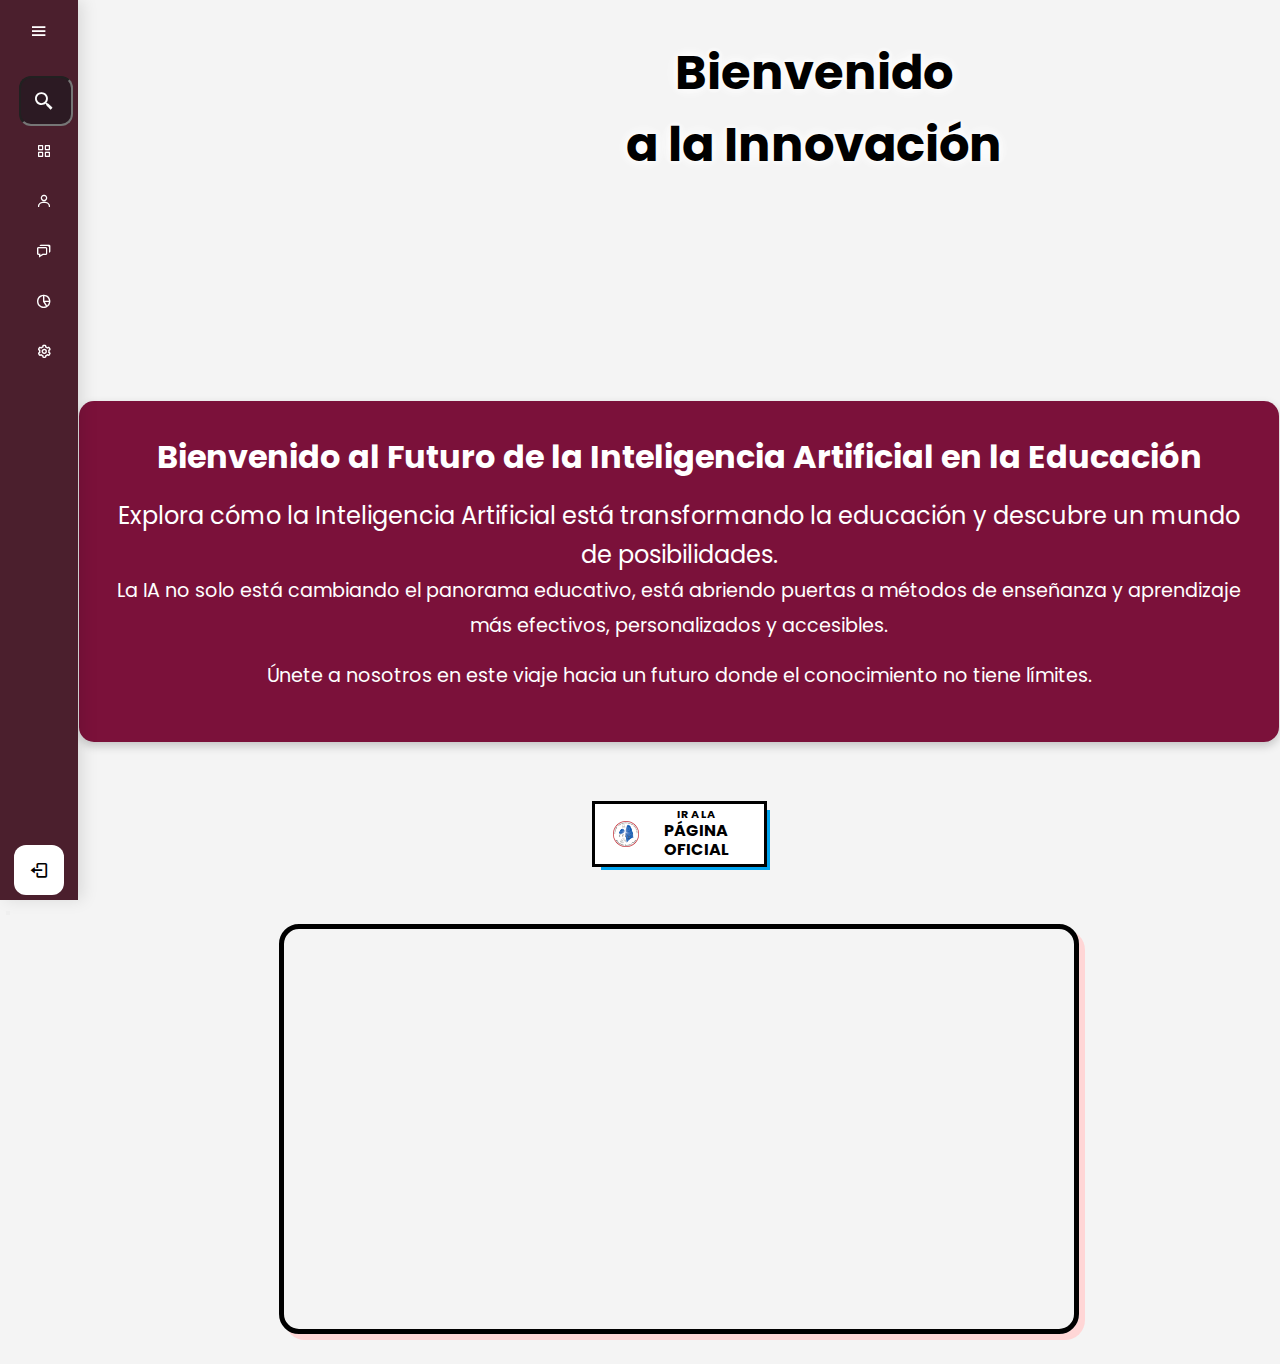
<file: index.html>
<!DOCTYPE html>
<html lang="es" dir="ltr">

<head>
  <meta charset="UTF-8" />
  <title>Conferencia</title>
  <link rel="stylesheet" href="css/estilos.css" />
  <link rel="stylesheet" href="css/usuario.css" />
  <link rel="stylesheet" href="css/principal.css">
  <link href="https://unpkg.com/boxicons@2.1.4/css/boxicons.min.css" rel="stylesheet" />
  <meta name="viewport" content="width=device-width, initial-scale=1.0" />
</head>
<body>
  <div class="barra_lateral">
    <div class="contenido_logo">
      <div class="logo">
        <img src="img/ipn.png" class="ipn" />
        <div class="nombre_logo">Inteligencia Artificial</div>
      </div>
      <i class="bx bx-menu" id="btn"></i>
    </div>
    <ul class="lista_navegacion">
      <li>
        <i class="bx bx-search-alt-2"></i>
        <input type="text" placeholder="Buscador..." />
        <span class="tooltip">Buscador</span>
      </li>
      <li>
        <a href="index.html">
          <i class="bx bx-grid-alt"></i>
          <span class="nombre_enlaces">Inicio</span>
        </a>
        <span class="tooltip">Inicio</span>
      </li>
      <li>
        <a href="estadisticas.html">
          <i class="bx bx-user"></i>
          <span class="nombre_enlaces">Estadisticas</span>
        </a>
        <span class="tooltip">Estadisticas</span>
      </li>
      <li>
        <a href="acerca.html">
          <i class="bx bx-chat"></i>
          <span class="nombre_enlaces">Que es?</span>
        </a>
        <span class="tooltip">Que es?</span>
      </li>
      <li>
        <a href="tipos.html">
          <i class="bx bx-pie-chart-alt-2"></i>
          <span class="nombre_enlaces">Tipos de IA</span>
        </a>
        <span class="tooltip">Tipos de IA</span>
      </li>
      
      <li>
        <a href="IA.html">
          <i class="bx bx-cog"></i>
          <span class="nombre_enlaces">IAs</span>
        </a>
        <span class="tooltip">IAs</span>
      </li>
    </ul>
    <div class="contenido_perfil">
      <div class="perfil">
        <div class="detalles_perfil">
          <img src="img/ipn.png" alt="" class="blanco" />
          <div class="nombre_trabajo">
            <div class="nombre">Los más fríos</div>
            <div class="trabajo">Diseñador Web</div>
          </div>
        </div>
        <button onclick="location.href='#'">
          <i class="bx bx-log-out" id="cerrar_sesion"></i>
        </button>
      </div>
    </div>
  </div>
  <div class="contenido_inicio">
    <section class="hero">
      <div class="hero-content">
        <h1 class="hero-title">Bienvenido <br> a la Innovación</h1>

      </div>
    </section>

    <div class="bienvenida">

      <h2 class="bienvenida-titulo">Bienvenido al Futuro de la Inteligencia Artificial en la Educación</h2>
      <p class="hero-subtitle">
        Explora cómo la Inteligencia Artificial está transformando la educación y descubre un mundo de posibilidades.
      </p>
      <p class="bienvenida-descripcion">
        La IA no solo está cambiando el panorama educativo, está abriendo puertas a métodos de enseñanza y aprendizaje
        más efectivos, personalizados y accesibles.
      </p>
      <p class="bienvenida-descripcion">
        Únete a nosotros en este viaje hacia un futuro donde el conocimiento no tiene límites.
      </p>
    </div>

    <button class="brutalist-button" onclick="window.open('https://www.cecyt3.ipn.mx/#', '_blank')">
      <img src="img/Cecyt3.png" alt="Logo" class="ms-logo" />
      <div class="button-text">
        <span>Ir a la</span>
        <span>Página oficial</span>
      </div>
    </button>

    <div class="mapa">
      <iframe
        src="https://www.google.com/maps/embed?pb=!1m18!1m12!1m3!1d3759.3209445542407!2d-99.02181902573503!3d19.570746136256492!2m3!1f0!2f0!3f0!3m2!1i1024!2i768!4f13.1!3m3!1m2!1s0x85d1f02f26af3137%3A0xe677294103786cf5!2sCentro%20de%20Estudios%20Cient%C3%ADficos%20y%20Tecnol%C3%B3gicos%20N%C2%B0%203%20%E2%80%9CEstanislao%20Ram%C3%ADrez%20Ruiz%E2%80%9D%20IPN!5e0!3m2!1ses!2smx!4v1729649030662!5m2!1ses!2smx"
        width="400" height="300" style="border:0;" allowfullscreen="" loading="lazy"
        referrerpolicy="no-referrer-when-downgrade"></iframe>
    </div>
  </div>

  <script>
    let btn = document.querySelector("#btn");
    let barraLateral = document.querySelector(".barra_lateral");
    let btnBuscar = document.querySelector(".bx-search-alt-2");

    btn.onclick = function () {
      barraLateral.classList.toggle("activa");
    };
    btnBuscar.onclick = function () {
      barraLateral.classList.toggle("activa");
    };
  </script>
</body>

</html>
</file>
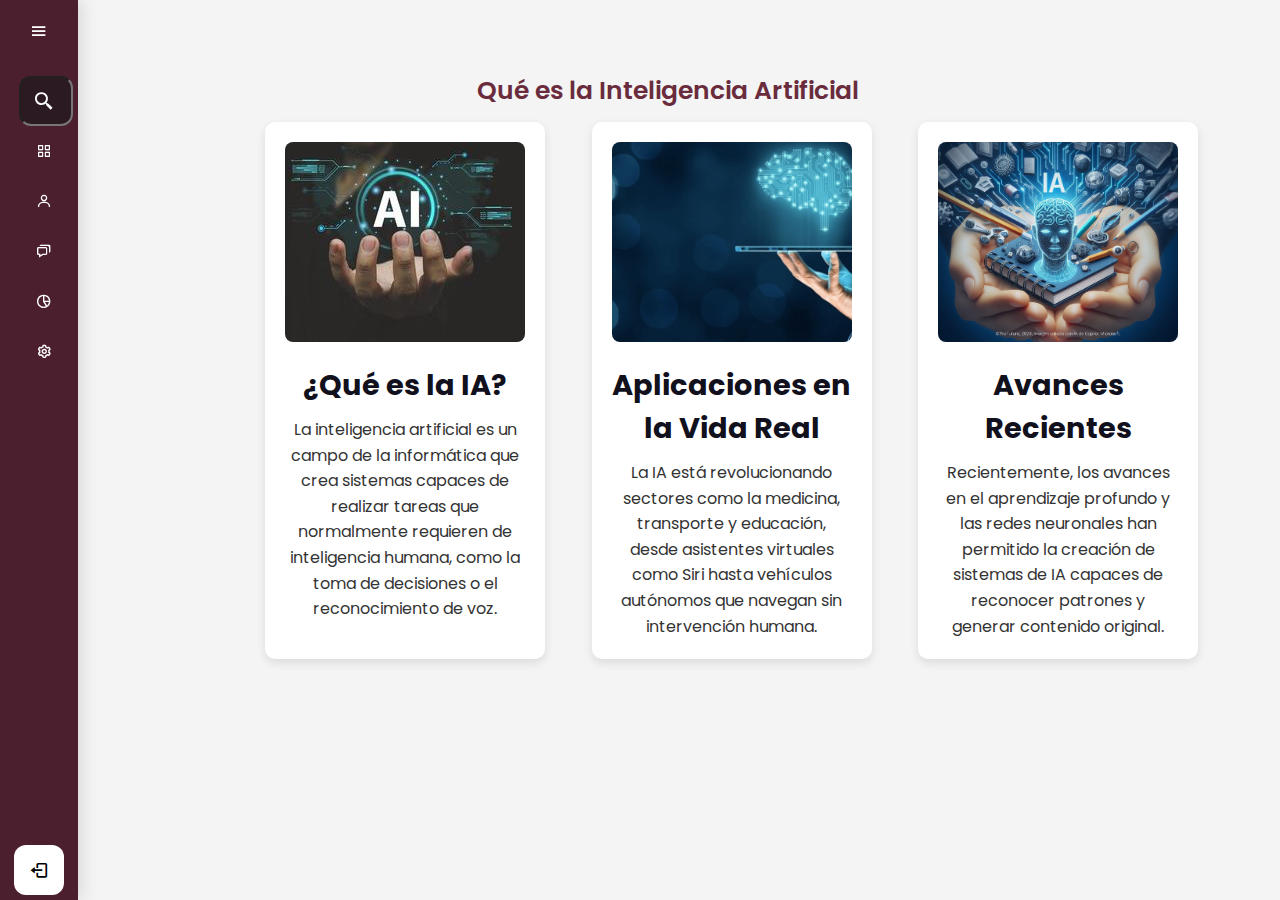
<file: acerca.html>
<!DOCTYPE html>
<html lang="es" dir="ltr">

<head>
  <meta charset="UTF-8" />
  <title>Conferencia</title>
  <link rel="stylesheet" href="css/estilos.css" />
  <link rel="stylesheet" href="css/usuario.css" />
  <link rel="stylesheet" href="css/principal.css" />
  <link rel="stylesheet" href="css/acerca.css">
  <link href="https://unpkg.com/boxicons@2.1.4/css/boxicons.min.css" rel="stylesheet" />
  <meta name="viewport" content="width=device-width, initial-scale=1.0" />
</head>

<body>
  <div class="barra_lateral">
    <div class="contenido_logo">
      <div class="logo">
        <img src="img/ipn.png" class="ipn" />
        <div class="nombre_logo">Inteligencia Artificial</div>
      </div>
      <i class="bx bx-menu" id="btn"></i>
    </div>
    <ul class="lista_navegacion">
      <li>
        <i class="bx bx-search-alt-2"></i>
        <input type="text" placeholder="Buscador..." />
        <span class="tooltip">Buscador</span>
      </li>
      <li>
        <a href="principal.html">
          <i class="bx bx-grid-alt"></i>
          <span class="nombre_enlaces">Inicio</span>
        </a>
        <span class="tooltip">Inicio</span>
      </li>
      <li>
        <a href="estadisticas.html">
          <i class="bx bx-user"></i>
          <span class="nombre_enlaces">Estadisticas</span>
        </a>
        <span class="tooltip">Estadisticas</span>
      </li>
      <li>
        <a href="acerca.html">
          <i class="bx bx-chat"></i>
          <span class="nombre_enlaces">Que es?</span>
        </a>
        <span class="tooltip">Que es?</span>
      </li>
      <li>
        <a href="tipos.html">
          <i class="bx bx-pie-chart-alt-2"></i>
          <span class="nombre_enlaces">Tipos de IA</span>
        </a>
        <span class="tooltip">Tipos de IA</span>
      </li>
      
      <li>
        <a href="IA.html">
          <i class="bx bx-cog"></i>
          <span class="nombre_enlaces">IAs</span>
        </a>
        <span class="tooltip">IAs</span>
      </li>
    </ul>
    <div class="contenido_perfil">
      <div class="perfil">
        <div class="detalles_perfil">
          <img src="img/ipn.png" alt="" class="blanco" />
          <div class="nombre_trabajo">
            <div class="nombre">Los más fríos</div>
            <div class="trabajo">Diseñador Web</div>
          </div>
        </div>
        <button onclick="location.href='#'">
          <i class="bx bx-log-out" id="cerrar_sesion"></i>
        </button>
      </div>
    </div>
  </div>

  <section class="contenido_inicio">
    <div class="texto">Qué es la Inteligencia Artificial</div>

    <section class="ai-infografia">
      <div class="ai-infografia-item">
        <img src="img/img1.jpg" alt="Definición de IA" class="ai-infografia-img">
        <h3 class="ai-infografia-title">¿Qué es la IA?</h3>
        <p class="ai-infografia-text">La inteligencia artificial es un campo de la informática que crea sistemas capaces
          de realizar tareas que normalmente requieren de inteligencia humana, como la toma de decisiones o el
          reconocimiento de voz.</p>
      </div>

      <div class="ai-infografia-item">
        <img src="img/LAIAAA.jpg" alt="Aplicaciones de la IA" class="ai-infografia-img">
        <h3 class="ai-infografia-title">Aplicaciones en la Vida Real</h3>
        <p class="ai-infografia-text">La IA está revolucionando sectores como la medicina, transporte y educación, desde
          asistentes virtuales como Siri hasta vehículos autónomos que navegan sin intervención humana.</p>
      </div>

      <div class="ai-infografia-item">
        <img src="img/xddddd.jpg" alt="Avances en la IA" class="ai-infografia-img">
        <h3 class="ai-infografia-title">Avances Recientes</h3>
        <p class="ai-infografia-text">Recientemente, los avances en el aprendizaje profundo y las redes neuronales han
          permitido la creación de sistemas de IA capaces de reconocer patrones y generar contenido original.</p>
      </div>
    </section>
  </section>

  <script>
    let btn = document.querySelector("#btn");
    let barraLateral = document.querySelector(".barra_lateral");
    let btnBuscar = document.querySelector(".bx-search-alt-2");

    btn.onclick = function () {
      barraLateral.classList.toggle("activa");
    };
    btnBuscar.onclick = function () {
      barraLateral.classList.toggle("activa");
    };
  </script>
</body>

</html>
</file>
<file: css/estilos.css>
@import url("https://fonts.googleapis.com/css2?family=Poppins:ital,wght@0,100;0,200;0,300;0,400;0,500;0,600;0,700;0,800;0,900&display=swap");

* {
  
  margin: 0;
  padding: 0;
  box-sizing: border-box;
  font-family: "Poppins", sans-serif;
}
::-webkit-scrollbar {
  width: 8px; /* Delgadez del scrollbar */
}

::-webkit-scrollbar-thumb {
  background-color: #800020; /* Color guinda */
  border-radius: 4px;
}

::-webkit-scrollbar-thumb:hover {
  background-color: #9b1d2e; /* Color guinda más claro al pasar el mouse */
}

::-webkit-scrollbar-track {
  background: #f1f1f1; /* Fondo del track del scrollbar */
  border-radius: 4px;
}
body {
  position: relative;
  min-height: 100vh;
  width: 100%;
  overflow: hidden;
  background-color: #f8f8f8;
  overflow-y: auto; 
}

.barra_lateral {
  position: fixed;
  top: 0;
  left: 0;
  height: 100%;
  width: 78px;
  background: #4B1F2D;
  padding: 6px 14px;
  transition: all 0.5s ease;
  box-shadow: 5px 0 15px rgba(0, 0, 0, 0.1);
  z-index: 1000;
    
}

.barra_lateral.activa {
  width: 240px;
  background: #6A2C3D;
}

.barra_lateral .contenido_logo .logo {
  color: #fff;
  display: flex;
  height: 50px;
  width: 100%;
  align-items: center;
  opacity: 0;
  pointer-events: none;
  transition: all 0.5s ease;
}

.barra_lateral.activa .contenido_logo .logo {
  opacity: 1;
  pointer-events: none;
}

.contenido_logo .logo .ipn {
  width: 20%;
  height: auto;
  font-size: 25px;
  margin-right: 5px;
  animation: bounce 3s infinite;
  filter: brightness(0) invert(1);
}

@keyframes bounce {

  0%,
  100% {
    transform: translateY(0) rotateY(0deg);;
  }

  50% {
    transform: translateY(-5px) rotateY(360deg);
  }
}

.contenido_logo .logo .nombre_logo {
  font-size: 20px;
  font-weight: 400;
  color: #fff;
}

.barra_lateral #btn {
  position: absolute;
  color: #fff;
  top: 6px;
  left: 50%;
  font-size: 20px;
  height: 50px;
  width: 50px;
  text-align: center;
  line-height: 50px;
  transform: translateX(-50%);
}

.barra_lateral.activa #btn {
  left: 90%;
}

.barra_lateral ul {
  margin-top: 20px;
}

.barra_lateral ul li {
  position: relative;
  height: 50px;
  width: 100%;
  margin: 0 5px;
  list-style: none;
  line-height: 50px;
}

.barra_lateral ul li .tooltip {
  position: absolute;
  left: 122px;
  top: 0;
  transform: translate(-50%, -50%);
  border-radius: 6px;
  height: 35px;
  width: 122px;
  background: #fff;
  line-height: 35px;
  text-align: center;
  box-shadow: 0 5px 10px rgba(0, 0, 0, 0.2);
  transition: 0s;
  opacity: 0;
  pointer-events: none;
}

.barra_lateral.activa ul li .tooltip {
  display: none;
}

.barra_lateral ul li:hover .tooltip {
  transition: all 0.5s ease;
  opacity: 1;
  top: 50%;
}

.barra_lateral ul li input {
  position: absolute;
  height: 100%;
  width: 100%;
  left: 0;
  top: 0;
  border-radius: 12px;
  outline: none;
  background: #2C1A23;
  padding-left: 50px;
  font-size: 18px;
  color: #fff;
}

.barra_lateral ul li .bx-search-alt-2 {
  position: absolute;
  z-index: 99;
  color: #fff;
  font-size: 22px;
}

.barra_lateral ul li .bx-search-alt-2:hover {
  background: #fff;
  color: #6A2C3D;
}

.barra_lateral ul li a {
  color: #fff;
  display: flex;
  align-items: center;
  text-decoration: none;
  transition: all 0.4s ease;
  border-radius: 12px;
  white-space: nowrap;
}

.barra_lateral ul li a:hover {
  color: #6A2C3D;
  background: #fff;
  transform: scale(1.05);
}

.barra_lateral ul li i {
  height: 50px;
  min-width: 50px;
  border-radius: 12px;
  line-height: 50px;
  text-align: center;
}

.barra_lateral .nombre_enlaces {
  opacity: 0;
  pointer-events: none;
}

.barra_lateral.activa .nombre_enlaces {
  opacity: 1;
  pointer-events: auto;
}

.barra_lateral .contenido_perfil {
  position: absolute;
  color: #fff;
  bottom: 0;
  left: 0;
  width: 100%;
}

.barra_lateral .contenido_perfil .perfil {
  position: relative;
  padding: 10px 6px;
  height: 60px;
  background: none;
  transition: all 0.4s ease;
}

.barra_lateral.activa .contenido_perfil .perfil {
  background: #53223b;
}

.contenido_perfil .perfil .detalles_perfil {
  display: flex;
  align-items: center;
  opacity: 0;
  pointer-events: none;
  white-space: nowrap;
}

.barra_lateral.activa .perfil .detalles_perfil {
  opacity: 1;
  pointer-events: auto;
}

.perfil .detalles_perfil img {
  height: 45px;
  width: 45px;
  object-fit: cover;
  border-radius: 12px;
}

.perfil .detalles_perfil .nombre_trabajo {
  margin-left: 10px;
}

.perfil .detalles_perfil .nombre {
  font-size: 15px;
  font-weight: 400;
}

.perfil .detalles_perfil .trabajo {
  font-size: 12px;
}

.perfil #cerrar_sesion {
  position: absolute;
  bottom: 5px;
  left: 50%;
  transform: translateX(-50%);
  min-width: 50px;
  line-height: 50px;
  font-size: 20px;
  border-radius: 12px;
  text-align: center;
  transition: all 0.4s ease;
  background: #fff;
}

.barra_lateral.activa .perfil #cerrar_sesion {
  left: 88%;
}

.barra_lateral.activa .perfil #cerrar_sesion {
  background: none;
  filter: brightness(0) invert(1);
}

.contenido_inicio {
  display: flex;
  flex-direction: column;
  position: absolute;
  width: calc(100% - 78px);
  left: 78px;
  transition: left 0.5s ease, width 0.5s ease;
}


.contenido_inicio .texto {
  font-size: 25px;
  font-weight: 600;
  color: #6a2c3d;
  margin: 12px;
  animation: fadeIn 1s ease forwards;
  
}

@keyframes fadeIn {
  0% {
    opacity: 0;
    transform: translateY(20px);
  }

  100% {
    opacity: 1;
    transform: translateY(0);
  }
}

.barra_lateral.activa~.contenido_inicio {
  width: calc(100%-240px);
  left: 240px;
}
.blanco{
  filter: brightness(0) invert(1);
}
</file>
<file: css/usuario.css>
@import url('https://fonts.googleapis.com/css2?family=Poppins&display=swap');

* {
  margin: 0;
  padding: 0;
  box-sizing: border-box;
}

body {
  font-family: 'Poppins', sans-serif;
  background-color: #f4f4f4;
}

/* Cabecera */
header {
  background-color: #11101d;
  color: #fff;
  padding: 20px;
  text-align: center;
}

header h1 {
  font-size: 3rem;
  text-shadow: 0 0 5px rgba(255, 255, 255, 0.7),
    0 0 10px rgba(255, 255, 255, 0.7), 0 0 15px rgba(255, 255, 255, 0.7),
    0 0 20px rgba(255, 255, 255, 0.7);
}

header p {
  font-size: 1.2rem;
  margin-top: 10px;
}

/* Hero section */
.hero {
  background-image: url("https://scontent.fmex10-2.fna.fbcdn.net/v/t39.30808-6/312961263_214412930935939_7787635695509363518_n.jpg?_nc_cat=107&ccb=1-7&_nc_sid=cc71e4&_nc_ohc=KFBJsXItPhsQ7kNvgG11x0Y&_nc_zt=23&_nc_ht=scontent.fmex10-2.fna&_nc_gid=AZ7-nKvdybyEkJAsZt9UCyl&oh=00_AYCd-QIr7UINm4fPchWhtiAWjFmbAVfGFigbHqIoK1uyEg&oe=67472062");
  background-size: cover;
  background-position: center 30%;
  background-repeat: no-repeat;
  color: white;
  text-align: center;
  padding: 2rem 1rem;
  margin-top: 5px;
}

.hero-title {
  padding-left: 23%;
  padding-bottom: 12%;
  font-size: 3rem;
  margin-bottom: 1rem;
  color: #000;
  text-shadow: 0 0 10px rgba(255, 255, 255, 0.7),
    0 0 10px rgba(255, 255, 255, 0.7), 0 0 15px rgba(255, 255, 255, 0.7),
    0 0 20px rgba(255, 255, 255, 0.7);
}

/* Contenido principal */
.content {
  max-width: 1100px;
  margin: 30px auto;
  padding: 20px;
  border-radius: 10px;
  box-shadow: 0 4px 10px rgba(0, 0, 0, 0.1);
}
.chart-container {
  width: 100%;
  max-width: 400px;
  margin: 20px auto;
}
.graphics {
  display: flex;
  flex-wrap: wrap;
  justify-content: center;
  gap: 20px;
}
.content h2 {
  font-size: 2rem;
  margin-bottom: 15px;
  color: #11101d;
}

.content p {
  font-size: 1.2rem;
  color: #333;
  line-height: 1.6;
  margin-bottom: 20px;
}

.texto {
  font-size: 2.5rem;
  color: #11101d;
  margin-top: 20px;
  text-align: center;
  animation: fadeInDown 1s ease-in-out;
}

@keyframes fadeInDown {
  0% {
    opacity: 0;
    transform: translateY(-20px);
  }
  100% {
    opacity: 1;
    transform: translateY(0);
  }
}

@keyframes slideInLeft {
  0% {
    opacity: 0;
    transform: translateX(-50px);
  }
  100% {
    opacity: 1;
    transform: translateX(0);
  }
}

/* Tarjetas de usuario */
.tarjeta_usuario {
  display: flex;
  align-items: center;
  justify-content: center;
  background-color: #fff;
  padding: 20px;
  margin: 20px auto;
  border-radius: 12px;
  box-shadow: 0 8px 15px rgba(0, 0, 0, 0.1);
  max-width: 600px;
  animation: slideInLeft 1.2s ease forwards;
}

.avatar_usuario {
  width: 100px;
  height: 100px;
  border-radius: 50%;
  object-fit: cover;
  margin-right: 20px;
  transition: transform 0.3s ease-in-out;
}

.avatar_usuario:hover {
  transform: scale(1.1);
}

.info_usuario {
  font-size: 1.2rem;
  color: #333;
}

.boton_editar {
  background-color: #11101d;
  color: #fff;
  padding: 10px 15px;
  border: none;
  border-radius: 8px;
  cursor: pointer;
  transition: background-color 0.3s, transform 0.3s ease;
}

.boton_editar:hover {
  background-color: #ff6b6b;
  transform: scale(1.05);
}
</file>
<file: css/principal.css>
.brutalist-button {
    margin: 30px auto;
    justify-content: center;
    display: flex;
    align-items: center;
    cursor: pointer;
    width: 169px;
    height: 60px;
    background-color: #fff;
    color: #000;
    text-decoration: none;
    font-family: Arial, sans-serif;
    font-weight: bold;
    border: 3px solid #fff;
    outline: 3px solid #000;
    box-shadow: 6px 6px 0 #00a4ef;
    transition: all 0.1s ease-out;
    padding: 0 15px;
    box-sizing: border-box;
    position: relative;
    overflow: hidden;
  }
  
  .brutalist-button::before {
    content: "";
    position: absolute;
    top: 0;
    left: -100%;
    width: 130%;
    height: 130%;
    background: linear-gradient(
      90deg,
      transparent,
      rgba(255, 255, 255, 0.8),
      transparent
    );
    z-index: 1;
    transition: none;
    /* Initially hide the pseudo-element */
    opacity: 0;
  }
  
  @keyframes slide {
    0% {
      left: -100%;
    }
    100% {
      left: 100%;
    }
  }
  
  .brutalist-button:hover::before {
    /* Show the pseudo-element on hover */
    opacity: 1;
    animation: slide 2s infinite;
  }
  
  .brutalist-button:hover {
    transform: translate(-4px, -4px);
    box-shadow: 10px 10px 0 #ffd6d6;
    background-color: #ffd6d6;
    color: #000;
  }
  
  @keyframes slide {
    0% {
      left: -100%;
    }
    100% {
      left: 100%;
    }
  }
  
  .brutalist-button:active {
    transform: translate(4px, 4px);
    box-shadow: 0px 0px 0 #00a4ef;
    background-color: #fff;
    color: #df8aab;
    border-color: #df8aab;
  }
  
  
  .ms-logo {
    display: grid;
    grid-template-columns: repeat(2, 1fr);
    gap: 1px;
    width: 26px;
    height: 26px;
    margin-right: 8px;
    flex-shrink: 0;
    transition: transform 0.2s ease-out;
    position: relative;
    z-index: 1;
  }
  
  .brutalist-button:hover .ms-logo {
    transform: rotate(-10deg) scale(1.1);
  }
  
  .brutalist-button:active .ms-logo {
    transform: rotate(10deg) scale(0.9);
  }
  
  .ms-logo-square {
    width: 100%;
    height: 100%;
  }
  
  .button-text {
    display: flex;
    flex-direction: column;
    line-height: 1.2;
    transition: transform 0.2s ease-out;
    position: relative;
    z-index: 1;
  }
  
  .brutalist-button:hover .button-text {
    transform: skew(-5deg);
  }
  
  .brutalist-button:active .button-text {
    transform: skew(5deg);
  }
  
  .button-text span:first-child {
    font-size: 11px;
    text-transform: uppercase;
  }
  
  .button-text span:last-child {
    font-size: 16px;
    text-transform: uppercase;
  }
  .mapa {
    margin: 30px auto; /* Centra el mapa en ambos ejes */
    width: 80%; /* Aumenta el tamaño del contenedor */
    max-width: 800px; /* Limita el ancho máximo */
    border: 5px solid #000; /* Mantiene el borde negro */
    box-shadow: 6px 6px 0 #ffd6d6; /* Usa tu sombra original */
    border-radius: 20px; /* Bordes más suaves */
    transition: all 0.3s ease-in-out; /* Suaviza la animación */
}

.mapa iframe {
    display: block;
    width: 100%;
    height: 400px; /* Tamaño proporcional */
    border-radius: 15px; /* Coincide con el contenedor */
    border: none; /* Elimina el borde del iframe */
}

.mapa:hover {
    transform: scale(1.1); /* Aumenta ligeramente el tamaño */
    box-shadow: 10px 10px 0 #df8aab; /* Usa tu sombra al pasar el cursor */
    border-color: #000; /* Mantiene el color del borde */
}
.hero-subtitle {
  font-size: 1.5rem;
  line-height: 1.6;
  margin-top: 0.5rem;
  animation: fadeIn 1.5s ease-in-out;
}
.bienvenida {
  text-align: center;
  margin: 2rem auto;
  padding: 2rem;
  background: #7b113a;
  color: #fff;
  border-radius: 15px;
  box-shadow: 0 4px 10px rgba(0, 0, 0, 0.2);
  max-width: 1200px;
}

.bienvenida-titulo {
  font-size: 2rem;
  font-weight: bold;
  margin-bottom: 1rem;
  animation: fadeIn 1s ease-in-out;
}

.bienvenida-descripcion {
  font-size: 1.2rem;
  line-height: 1.8;
  margin-bottom: 1rem;
  animation: fadeIn 1.5s ease-in-out;
}
/* Animaciones */
@keyframes fadeIn {
  0% {
      opacity: 0;
      transform: translateY(-10px);
  }
  100% {
      opacity: 1;
      transform: translateY(0);
  }
}
</file>
<file: css/acerca.css>
@import url('https://fonts.googleapis.com/css2?family=Poppins&display=swap');

* {
  margin: 0;
  padding: 0;
  box-sizing: border-box;
}

body {
  font-family: 'Poppins', sans-serif;
  background-color: #f4f4f4;
}

header {
  background-color: #11101d;
  color: #fff;
  padding: 40px 20px;
  text-align: center;
}

header h1 {
  font-size: 3rem;
  text-shadow: 0 0 5px rgba(255, 255, 255, 0.7),
    0 0 10px rgba(255, 255, 255, 0.7), 0 0 15px rgba(255, 255, 255, 0.7),
    0 0 20px rgba(255, 255, 255, 0.7);
}

header p {
  font-size: 1.2rem;
  margin-top: 10px;
}

.hero {
  background-image: url("D:/Conferencia/img/si.png");
  background-size: cover;
  background-position: center 30%;
  background-repeat: no-repeat;
  color: white;
  text-align: center;
  padding: 3rem 1rem;
}

.hero h2 {
  font-size: 2.5rem;
  color: #fff;
  font-weight: bold;
  margin-top: 10%;
}

.contenido_inicio {
  max-width: 1100px;
  margin: 40px;
  padding: 20px;
}

.texto {
  font-size: 2.5rem;
  color: #11101d;
  margin-bottom: 20px;
  text-align: center;
}

.ai-infografia {
  padding-left: 12%;
  display: flex;
  justify-content: space-between;
  flex-wrap: wrap;
  gap: 30px;
}

.ai-infografia-item {
  flex-basis: 30%;
  background-color: #fff;
  border-radius: 10px;
  box-shadow: 0 4px 10px rgba(0, 0, 0, 0.1);
  padding: 20px;
  text-align: center;
  transition: transform 0.3s ease-in-out;
}

.ai-infografia-item:hover {
  transform: scale(1.05);
}

.ai-infografia-img {
  width: 100%;
  height: 200px;
  object-fit: cover;
  border-radius: 8px;
  margin-bottom: 15px;
}

.ai-infografia-title {
  font-size: 1.8rem;
  color: #11101d;
  margin-bottom: 10px;
}

.ai-infografia-text {
  font-size: 1rem;
  color: #333;
  line-height: 1.6;
}

footer {
  background-color: #11101d;
  color: #fff;
  text-align: center;
  padding: 20px 0;
  margin-top: 40px;
}

footer p {
  font-size: 1rem;
}
</file>
